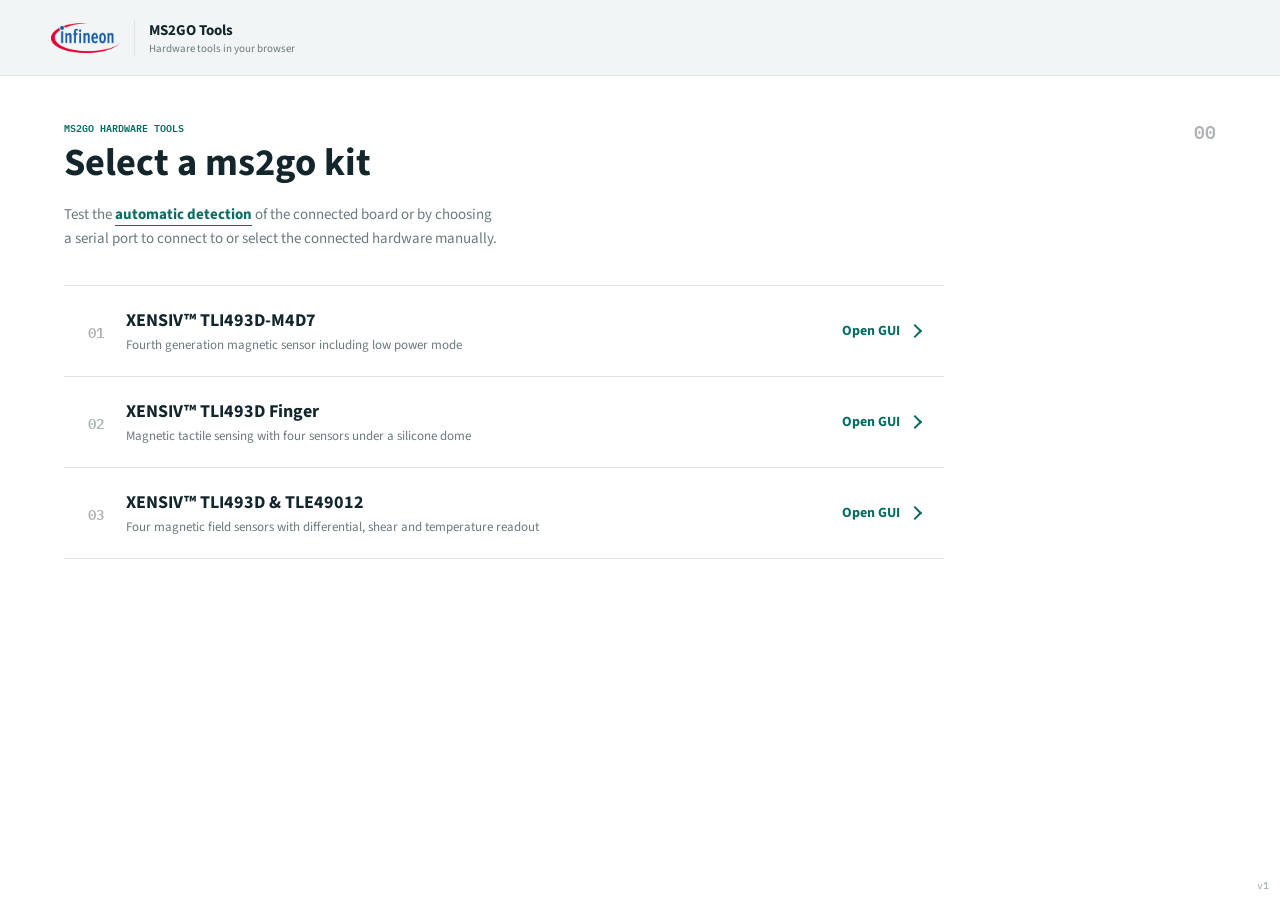
<file: index.html>
<!doctype html>
<html lang="en">
<head>
  <meta charset="UTF-8">
  <meta name="viewport" content="width=device-width, initial-scale=1.0">
  <meta name="theme-color" content="#f2f5f5">
  <title>Infineon | MS2GO Tools</title>
  <meta name="description" content="Choose an MS2GO kit and open its browser GUI.">
  <link rel="preconnect" href="https://fonts.googleapis.com">
  <link rel="preconnect" href="https://fonts.gstatic.com" crossorigin>
  <link href="https://fonts.googleapis.com/css2?family=IBM+Plex+Mono:wght@400;500;600&amp;family=Source+Sans+3:wght@400;500;600;700&amp;display=swap" rel="stylesheet">
  <link rel="stylesheet" href="./assets/ms2go.css?v=2">
</head>
<body>

  <header class="app-header">
    <a class="brand" href="./" aria-label="Infineon MS2GO tools">
      <img class="brand-logo" src="./assets/lowres-Logo_Infineon_RGB.eps.png" alt="Infineon Technologies">
      <span class="brand-text">
        <strong>MS2GO Tools</strong>
        <small>Hardware tools in your browser</small>
      </span>
    </a>
  </header>

  <main class="app-shell">
    <div class="panel">
      <div class="section-heading">
        <div><span class="eyebrow">MS2GO HARDWARE TOOLS</span><h1>Select a ms2go kit</h1></div>
        <span class="section-index">00</span>
      </div>

      <p class="lead">Test the <a class="port-detect" id="port-detect" href="#">automatic detection</a> of the connected board or by choosing a serial port to connect to or select the connected hardware manually. <span class="port-status" id="port-status" role="status" aria-live="polite"></span></p>

      <nav class="kit-list" aria-label="Available GUIs">
        <a class="kit-row" href="TLI493D-M4D7/">
          <span class="kit-index">01</span>
          <span class="kit-text">
            <strong>XENSIV&#8482; TLI493D-M4D7</strong>
            <small>Fourth generation magnetic sensor including low power mode</small>
          </span>
          <span class="kit-go">Open GUI</span>
        </a>
        <a class="kit-row" href="TLI493D-Finger/">
          <span class="kit-index">02</span>
          <span class="kit-text">
            <strong>XENSIV&#8482; TLI493D Finger</strong>
            <small>Magnetic tactile sensing with four sensors under a silicone dome</small>
          </span>
          <span class="kit-go">Open GUI</span>
        </a>
        <a class="kit-row" href="TLI493D-TLE49012/">
          <span class="kit-index">03</span>
          <span class="kit-text">
            <strong>XENSIV&#8482; TLI493D &amp; TLE49012</strong>
            <small>Four magnetic field sensors with differential, shear and temperature readout</small>
          </span>
          <span class="kit-go">Open GUI</span>
        </a>
      </nav>
    </div>
  </main>

  <small class="app-version">v1</small>

  <script src="./js/landing.js?v=1"></script>
</body>
</html>
</file>
<file: assets/ms2go.css>
/* MS2GO Tools – shared stylesheet for the kit selection and all kit GUIs.
   Colours, type and components follow the XENSIV web dashboards. */

:root {
  --paper: #f2f5f5;
  --surface: #ffffff;
  --ink: #12262b;
  --muted: #6b7a7d;
  --line: #dfe4e4;
  --accent: #0a8a7c;
  --accent-dark: #076c61;
  --accent-soft: #12a190;
  --signal: #eb7000;
  --danger: #cd2f2f;
  --stage: #0b2e33;
  --stage-line: #1b444a;
  --mono: "IBM Plex Mono", Consolas, monospace;
}

* { box-sizing: border-box; }

body {
  margin: 0;
  min-width: 320px;
  min-height: 100vh;
  background: var(--paper);
  color: var(--ink);
  font-family: "Source Sans 3", "Source Sans Pro", system-ui, sans-serif;
}

button, input, select { font: inherit; }
button { cursor: pointer; }
button:disabled, input:disabled, select:disabled { cursor: not-allowed; opacity: .42; }

/* ─── Header ─────────────────────────────────────── */

.app-header {
  position: sticky;
  top: 0;
  z-index: 5;
  height: 76px;
  display: flex;
  align-items: center;
  justify-content: space-between;
  gap: 20px;
  padding: 0 clamp(20px, 4vw, 64px);
  border-bottom: 1px solid var(--line);
  background: rgba(242, 245, 245, .94);
  backdrop-filter: blur(8px);
}

.brand { display: flex; align-items: center; gap: 14px; min-width: 0; color: inherit; text-decoration: none; }
.brand-logo { height: 30px; width: auto; flex-shrink: 0; }
.brand-text { display: block; min-width: 0; padding-left: 14px; border-left: 1px solid var(--line); }
.brand-text strong, .brand-text small { display: block; }
.brand-text strong { font-size: 15px; font-weight: 700; }
.brand-text small { color: var(--muted); font-size: 11px; }

.connection-tools { display: flex; align-items: center; gap: 18px; flex-shrink: 0; }

.connection-label {
  display: flex;
  align-items: center;
  gap: 8px;
  max-width: 340px;
  font: 500 11px var(--mono);
  text-transform: uppercase;
}
.connection-label > span:last-child { min-width: 0; overflow: hidden; text-overflow: ellipsis; white-space: nowrap; }

.status-dot { width: 8px; height: 8px; border-radius: 50%; background: #969c9e; flex-shrink: 0; }
.connection-label[data-state="online"] .status-dot { background: var(--accent-soft); box-shadow: 0 0 0 4px #12a19026; }
.connection-label[data-state="searching"] .status-dot { background: var(--signal); animation: pulse 1s infinite; }
.connection-label[data-state="error"] .status-dot { background: var(--danger); }

.app-version {
  position: fixed;
  right: 10px;
  bottom: 8px;
  z-index: 3;
  color: var(--muted);
  font: 500 10px var(--mono);
  letter-spacing: .06em;
  opacity: .55;
  pointer-events: none;
  user-select: none;
}

/* ─── Buttons ────────────────────────────────────── */

.primary-button, .secondary-button, .danger-button, .text-button {
  border-radius: 2px;
  padding: 10px 16px;
  font-weight: 700;
  border: 1px solid transparent;
}
.primary-button { background: var(--ink); color: #fff; }
.primary-button:hover:not(:disabled) { background: var(--accent-dark); }
.secondary-button { background: var(--accent); color: #fff; }
.secondary-button:hover:not(:disabled) { background: var(--accent-dark); }
.danger-button { background: var(--danger); color: #fff; }
.danger-button:hover:not(:disabled) { background: #a82424; }
.text-button { background: transparent; color: var(--accent-dark); padding-inline: 8px; }
.text-button:hover:not(:disabled) { text-decoration: underline; }
[hidden] { display: none !important; }

/* ─── Shell, tabs and headings ───────────────────── */

.app-shell { min-height: calc(100vh - 76px); background: var(--surface); }

.tabs {
  position: sticky;
  top: 76px;
  z-index: 4;
  display: flex;
  height: 64px;
  gap: 30px;
  padding: 0 clamp(22px, 5vw, 72px);
  border-bottom: 1px solid var(--line);
  background: var(--surface);
}
.tabs button { position: relative; border: 0; padding: 0; background: transparent; color: var(--muted); font-weight: 700; }
.tabs button:hover { color: var(--ink); }
.tabs button.active { color: var(--ink); }
.tabs button.active::after { content: ""; position: absolute; height: 3px; left: 0; right: 0; bottom: -1px; background: var(--accent); }
.tabs button:focus-visible { outline: 2px solid var(--accent); outline-offset: 2px; }

.panel { padding: 40px clamp(22px, 5vw, 72px) 64px; animation: reveal .35s ease-out both; }

.section-heading { display: flex; align-items: flex-start; justify-content: space-between; margin-bottom: 20px; }
.eyebrow, .section-index, .control-title { color: var(--accent-dark); font: 600 10px var(--mono); }
h1, h2 { margin: 5px 0 0; font-size: clamp(26px, 3vw, 42px); line-height: 1.05; }
.section-index { color: #aeb4b5; font-size: 18px; }

.lead { max-width: 62ch; margin: 0 0 34px; color: var(--muted); font-size: 15px; line-height: 1.6; }
.subhead { margin: 36px 0 14px; font-size: 15px; font-weight: 700; text-transform: uppercase; letter-spacing: .04em; color: var(--muted); }
.subhead-row { display: flex; align-items: center; justify-content: space-between; gap: 16px; flex-wrap: wrap; margin: 36px 0 14px; }
.subhead-row .subhead { margin: 0; }
.hint { margin: 16px 0 0; color: var(--muted); font-size: 13px; line-height: 1.55; }
.hint code { font-family: var(--mono); color: var(--ink); }
.hint.is-warning { padding: 10px 14px; border-left: 3px solid var(--signal); background: #fdf0e2; color: var(--ink); }

/* ─── Toolbar ────────────────────────────────────── */

.toolbar {
  min-height: 58px;
  display: flex;
  align-items: center;
  justify-content: space-between;
  gap: 12px 20px;
  flex-wrap: wrap;
  padding: 10px 0;
  border-top: 1px solid var(--line);
  border-bottom: 1px solid var(--line);
}

.live-state { display: inline-flex; align-items: center; gap: 9px; white-space: nowrap; font-size: 13px; font-weight: 700; color: var(--muted); }
.live-state i { width: 9px; height: 9px; border-radius: 50%; background: #c3cacb; flex-shrink: 0; }
.live-state.is-running { color: var(--ink); }
.live-state.is-running i { background: var(--accent-soft); box-shadow: 0 0 0 4px #12a19026; animation: pulse 1.4s infinite; }
.live-state.is-warning { color: var(--signal); }
.live-state.is-warning i { background: var(--signal); }

.stream-controls { display: flex; align-items: center; gap: 16px; flex-wrap: wrap; }

.field { display: inline-flex; align-items: center; gap: 10px; color: var(--muted); font-size: 12px; }
.field output, .field .unit { color: var(--ink); font: 500 12px var(--mono); font-variant-numeric: tabular-nums; }
.field input[type="range"] { width: 180px; }

.ack { color: var(--muted); font: 500 11px var(--mono); }
.ack.is-ok { color: var(--accent-dark); }
.ack.is-error { color: var(--danger); }

/* ─── Form controls ──────────────────────────────── */

input[type="range"] { accent-color: var(--accent); width: 100%; margin: 0; cursor: pointer; }

/* Segmented choice: real radio inputs (or buttons) styled as one bar. The 1px
   gap shows the line colour, so separators survive wrapping onto a new row. */
.segmented { display: inline-flex; flex-wrap: wrap; gap: 1px; max-width: 100%; border: 1px solid var(--line); border-radius: 3px; overflow: hidden; background: var(--line); }
.segmented > label, .segmented > button { position: relative; flex: 1 1 auto; display: flex; }
.segmented input { position: absolute; inset: 0; margin: 0; opacity: 0; cursor: pointer; }
.segmented > label > span, .segmented > button {
  flex: 1 1 auto;
  padding: 7px 12px;
  border: 0;
  background: var(--surface);
  color: var(--muted);
  font: 500 12px var(--mono);
  text-align: center;
  white-space: nowrap;
  transition: background-color .15s ease, color .15s ease;
}
.segmented > label:hover > input:not(:disabled):not(:checked) + span,
.segmented > button:hover:not(.is-active) { background: #f0f4f4; color: var(--ink); }
.segmented input:checked + span, .segmented > button.is-active { background: var(--accent); color: #fff; }
.segmented input:focus-visible + span, .segmented > button:focus-visible { outline: 2px solid var(--accent); outline-offset: -2px; }
.segmented input:disabled { cursor: not-allowed; }
.segmented input:disabled + span { opacity: .42; }
.segmented input:disabled:checked + span { opacity: .55; }

/* Toggle switch drawn on a real checkbox. */
.switch-row { display: flex; align-items: center; gap: 14px; cursor: pointer; }
.switch-text { display: grid; gap: 3px; }
.switch-text strong { font-size: 14px; font-weight: 600; }
.switch-text small { color: var(--muted); font-size: 12px; line-height: 1.4; }
.switch-row input {
  appearance: none;
  flex: 0 0 auto;
  position: relative;
  margin: 0;
  width: 44px;
  height: 24px;
  border: 1px solid var(--line);
  border-radius: 12px;
  background: var(--surface);
  cursor: inherit;
  transition: background-color .18s ease, border-color .18s ease;
}
.switch-row input::after {
  content: "";
  position: absolute;
  top: 3px;
  left: 3px;
  width: 16px;
  height: 16px;
  border-radius: 50%;
  background: var(--muted);
  transition: transform .18s ease, background-color .18s ease;
}
.switch-row input:checked { background: var(--accent); border-color: var(--accent); }
.switch-row input:checked::after { background: #fff; transform: translateX(20px); }
.switch-row input:hover:not(:disabled) { border-color: var(--accent); }
.switch-row input:focus-visible { outline: 2px solid var(--accent); outline-offset: 2px; }
.switch-row:has(input:disabled) { cursor: not-allowed; }

/* ─── Fold-out section ───────────────────────────── */

.foldout { margin-top: 36px; border: 1px solid var(--line); background: var(--surface); }
.foldout > summary {
  display: flex;
  align-items: center;
  gap: 18px;
  padding: 18px 22px;
  cursor: pointer;
  list-style: none;
  font-weight: 700;
}
.foldout > summary::-webkit-details-marker { display: none; }
.foldout > summary::after {
  content: "";
  margin-left: auto;
  width: 9px;
  height: 9px;
  border-right: 2px solid var(--muted);
  border-bottom: 2px solid var(--muted);
  transform: rotate(45deg) translate(-3px, -3px);
  transition: transform .2s;
}
.foldout[open] > summary::after { transform: rotate(-135deg) translate(-3px, -3px); }
.foldout[open] > summary { border-bottom: 1px solid var(--line); }
.foldout > summary:hover { background: #f7f9f9; }
.foldout > summary:focus-visible { outline: 2px solid var(--accent); outline-offset: -2px; }
.foldout-title { display: grid; gap: 2px; font-size: 16px; }
.foldout-title small { color: var(--muted); font-size: 12px; font-weight: 400; }
.foldout-body { padding: 22px; }

/* ─── Charts ─────────────────────────────────────── */

.chart-card { background: var(--surface); padding: 10px 16px 12px; min-width: 0; display: flex; flex-direction: column; }
.chart-head { display: flex; align-items: center; justify-content: space-between; gap: 6px 12px; flex-wrap: wrap; margin-bottom: 6px; }
.chart-title { color: var(--accent-dark); font: 600 10px var(--mono); letter-spacing: .04em; }
.chart-legend { display: inline-flex; align-items: center; flex-wrap: wrap; gap: 4px 6px; color: var(--muted); font: 11px var(--mono); }
.swatch { display: inline-block; width: 14px; height: 3px; border-radius: 2px; vertical-align: middle; }
.swatch + .swatch, .chart-legend .swatch:not(:first-child) { margin-left: 8px; }
.chart-card canvas { display: block; width: 100%; height: 190px; background: #fbfcfb; }

/* ─── Value table ────────────────────────────────── */

.table-wrap { overflow-x: auto; border: 1px solid var(--line); }

.value-table { width: 100%; border-collapse: collapse; table-layout: fixed; }
.value-table th {
  padding: 12px 16px;
  border-bottom: 1px solid var(--line);
  color: var(--muted);
  font: 500 10px var(--mono);
  text-align: left;
  text-transform: uppercase;
  letter-spacing: .04em;
}
.value-table th:first-child { width: 120px; }
.value-table td { padding: 12px 16px; border-top: 1px solid var(--line); vertical-align: top; }
.value-table tbody tr:first-child td { border-top: 0; }
.value-table tbody tr:hover td { background: #f9fbfb; }

.sensor-name { display: inline-flex; align-items: center; gap: 10px; font-weight: 700; white-space: nowrap; }
.sensor-name .swatch { width: 10px; height: 10px; border-radius: 50%; }

.value-cell { display: grid; gap: 2px; font-family: var(--mono); font-variant-numeric: tabular-nums; }
.value-cell strong { font-size: 15px; font-weight: 600; white-space: nowrap; }
.value-cell small { color: var(--muted); font-size: 11px; white-space: nowrap; }
.value-cell.is-empty strong, .value-cell.is-na strong { color: #aeb4b5; font-weight: 500; }

/* ─── Recording ──────────────────────────────────── */

.rec-bar {
  display: flex;
  align-items: center;
  gap: 14px;
  flex-wrap: wrap;
  padding: 16px 20px;
  border: 1px solid var(--line);
}
.rec-dot { width: 10px; height: 10px; border-radius: 50%; background: #c3cacb; flex-shrink: 0; }
.rec-dot.active { background: var(--danger); box-shadow: 0 0 0 4px #cd2f2f26; animation: blink 1s infinite; }
.rec-count { color: var(--muted); font: 500 12px var(--mono); font-variant-numeric: tabular-nums; }
@keyframes blink { 0%, 100% { opacity: 1; } 50% { opacity: .25; } }

/* ─── Diagnostics ────────────────────────────────── */

.diag-grid { display: grid; grid-template-columns: 1fr 1fr; gap: 22px 40px; }
.diag-block { min-width: 0; }
.diag-block .control-title { display: block; margin-bottom: 10px; }
.raw-lines, .status-lines { display: grid; gap: 4px; font: 12px var(--mono); line-height: 1.5; overflow-wrap: anywhere; }
.status-line.is-debug { color: var(--muted); font-size: 11px; }

/* ─── Device stage (kits with a 3D model) ────────── */
/* Left the device on a dark stage that stays in view, right the values. */

.stage-shell {
  display: grid;
  grid-template-columns: minmax(320px, 38%) minmax(0, 62%);
  min-height: calc(100vh - 76px);
  align-items: start;
  background: linear-gradient(90deg, var(--stage) 0 38%, transparent 38%);
}

.device-stage {
  position: sticky;
  top: 76px;
  overflow: hidden;
  height: calc(100vh - 76px);
  display: flex;
  flex-direction: column;
  justify-content: space-between;
  background: var(--stage);
  color: #fff;
}
.device-stage::before {
  content: "";
  position: absolute;
  inset: 0;
  opacity: .08;
  background-image:
    linear-gradient(#fff 1px, transparent 1px),
    linear-gradient(90deg, #fff 1px, transparent 1px);
  background-size: 48px 48px;
  pointer-events: none;
}

.stage-label {
  position: relative;
  z-index: 1;
  display: flex;
  justify-content: space-between;
  gap: 16px;
  padding: 26px clamp(24px, 3vw, 48px) 40px;
  background: linear-gradient(var(--stage) 30%, #0b2e3300);
  pointer-events: none;
  color: #9fb3b5;
  font: 500 10px var(--mono);
}
.stage-label span:last-child { overflow: hidden; text-overflow: ellipsis; white-space: nowrap; }

/* Model and drawing share one grid cell; the drawing steps back once the model stands. */
.model-stage {
  position: absolute;
  inset: 0;
  z-index: 0;
  display: grid;
  grid-template: 100% / 100%;
  place-items: center;
}
.model-canvas, .model-svg { grid-area: 1 / 1; }
.model-svg { display: block; width: min(80%, 360px); height: auto; }
.model-canvas {
  display: block;
  place-self: stretch;
  width: 100%;
  height: 100%;
  touch-action: none;
  cursor: grab;
}
.model-canvas:active { cursor: grabbing; }
.has-model .model-svg { display: none; }

.stage-tools {
  position: absolute;
  top: 58px;
  right: clamp(24px, 3vw, 48px);
  z-index: 2;
  display: flex;
  align-items: center;
  gap: 10px;
  color: #9fb3b5;
  font: 500 10px var(--mono);
}
.segmented.on-stage { border-color: var(--stage-line); background: var(--stage-line); }
.segmented.on-stage > label > span, .segmented.on-stage > button { padding: 5px 10px; background: var(--stage); color: #9fb3b5; font-size: 10px; }
.segmented.on-stage > label:hover > input:not(:disabled):not(:checked) + span,
.segmented.on-stage > button:hover:not(.is-active) { background: #123c42; color: #eaf6f4; }
.segmented.on-stage input:checked + span, .segmented.on-stage > button.is-active { background: var(--accent); color: #fff; }

.stage-readout {
  position: relative;
  z-index: 1;
  display: grid;
  gap: 8px;
  padding: 40px clamp(24px, 3vw, 48px) 26px;
  background: linear-gradient(#0b2e3300, var(--stage) 55%);
  pointer-events: none;
}
.stage-line { display: flex; align-items: center; justify-content: space-between; gap: 16px; padding-top: 8px; border-top: 1px solid var(--stage-line); }
.stage-line span { flex: 0 0 auto; color: #9fb3b5; font: 500 10px var(--mono); }
.stage-line strong { min-width: 0; overflow: hidden; text-overflow: ellipsis; white-space: nowrap; font: 600 15px var(--mono); font-variant-numeric: tabular-nums; }

.stage-main {
  min-width: 0;
  padding: 22px clamp(22px, 4vw, 60px) 48px;
  animation: reveal .35s ease-out both;
}

/* ─── Kit selection (start page) ─────────────────── */

.port-detect { color: var(--accent-dark); font-weight: 700; text-decoration: none; border-bottom: 1px solid currentColor; }
.port-detect:hover { color: var(--accent); }
.port-detect:focus-visible { outline: 2px solid var(--accent); outline-offset: 2px; }
.port-status { color: var(--ink); font-weight: 600; }

.kit-list { max-width: 880px; border-top: 1px solid var(--line); }
.kit-row {
  display: flex;
  align-items: center;
  gap: 22px;
  padding: 22px 24px;
  border-bottom: 1px solid var(--line);
  color: inherit;
  text-decoration: none;
  transition: background-color .15s ease;
}
.kit-row:hover { background: #f7f9f9; }
.kit-row:focus-visible { outline: 2px solid var(--accent); outline-offset: -2px; }
.kit-index { color: #aeb4b5; font: 600 14px var(--mono); }
.kit-text { display: grid; gap: 3px; min-width: 0; }
.kit-text strong { font-size: 18px; }
.kit-text small { color: var(--muted); font-size: 13px; }
.kit-go {
  display: inline-flex;
  align-items: center;
  gap: 10px;
  margin-left: auto;
  flex-shrink: 0;
  color: var(--accent-dark);
  font-weight: 700;
  font-size: 14px;
}
.kit-go::after {
  content: "";
  width: 8px;
  height: 8px;
  border-right: 2px solid currentColor;
  border-top: 2px solid currentColor;
  transform: rotate(45deg);
  transition: transform .25s ease;
}
.kit-row:hover .kit-go::after { transform: rotate(45deg) translate(3px, -3px); }

@keyframes reveal { from { opacity: 0; transform: translateY(12px); } to { opacity: 1; transform: translateY(0); } }
@keyframes pulse { 50% { opacity: .3; } }

@media (prefers-reduced-motion: reduce) {
  *, *::before, *::after { animation: none !important; transition: none !important; }
}

/* ─── Small screens ──────────────────────────────── */

@media (max-width: 960px) {
  .stage-shell { grid-template-columns: 1fr; min-height: 0; background: none; }
  /* Stacked, the stage sits above the values and must not stick over them. */
  .device-stage { position: relative; top: auto; height: 62vh; min-height: 340px; }
}

@media (max-width: 900px) {
  .diag-grid { grid-template-columns: 1fr; }
}

@media (max-width: 640px) {
  .app-header { position: static; height: auto; min-height: 74px; padding: 12px 16px; flex-wrap: wrap; }
  .connection-label { display: none; }
  .tabs { position: static; overflow-x: auto; overflow-y: hidden; height: 58px; gap: 22px; padding: 0 18px; }
  .tabs button { flex: 0 0 auto; }
  .tabs button.active::after { bottom: 0; }
  .panel { padding: 30px 18px 48px; }
  .toolbar { align-items: flex-start; flex-direction: column; }
  .field input[type="range"] { width: 140px; }
  .kit-row { padding: 18px 12px; gap: 14px; }
  .kit-go { font-size: 0; }
  .foldout-body { padding: 16px; }
  .rec-bar { padding: 14px; }
  .stage-label { padding: 18px 18px 10px; }
  .stage-tools { top: 46px; right: 18px; }
  .stage-readout { padding: 10px 18px 18px; }
  .stage-main { padding: 30px 18px 48px; }
}
</file>
